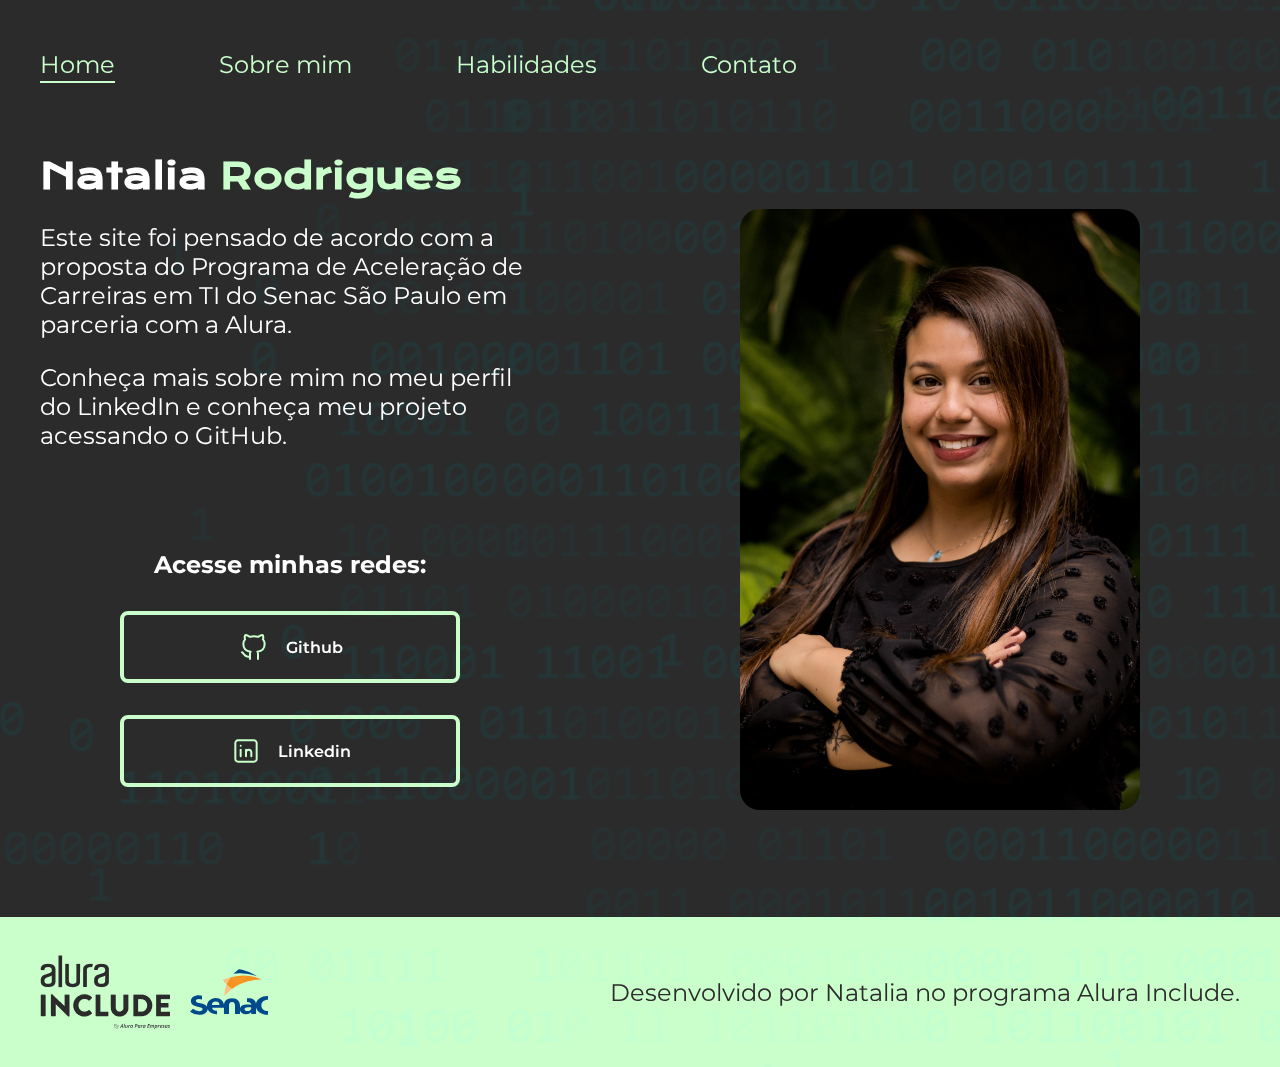
<file: index.html>
<!DOCTYPE html>
<html lang="en">
<head>
    <meta charset="UTF-8">
    <meta name="viewport" content="width=device-width, initial-scale=1.0">
    <title>Natalia Rodrigues de Sá</title>
    <link rel="stylesheet" href="css/estilo.css">
    <link rel="preconnect" href="https://fonts.googleapis.com">
    <link rel="preconnect" href="https://fonts.gstatic.com" crossorigin>
    <link href="https://fonts.googleapis.com/css2?family=Krona+One&family=Montserrat:wght@400;600&display=swap" rel="stylesheet">
</head>
<body>
    <div class="principal">
        <header > 
            <button class="menu-button" id="menu-button" onclick="menuAction()"></button>
            <nav class="menu" id="menu">
                <a href="./index.html" class="active" onclick="menuAction()">Home</a>
                <a href="./sobre.html" onclick="menuAction()">Sobre mim</a>
                <a href="./habilidades.html" onclick="menuAction()">Habilidades</a>
                <a href="./contato.html" onclick="menuAction()">Contato</a>
            </nav>   
        </header>
        <main class="conteudo">
            <div class="sobre">
                <h1>Natalia <span>Rodrigues</span></h1>
                <p>Este site foi pensado de acordo com a proposta do Programa de Aceleração de Carreiras em TI do Senac São Paulo em parceria com a Alura.</p>
                <p>Conheça mais sobre mim no meu perfil do LinkedIn e conheça meu projeto acessando o GitHub.</p>
                <div class="redes">
                    <h2>Acesse minhas redes:</h2>
                    <a href="https://github.com/natirsa/" class="button"><span class="icon github"></span>Github</a>
                    <a href="https://br.linkedin.com/in/nataliarsa" class="button"><span class="icon linkedin"></span>Linkedin</a>
                </div>
            </div>
            <div class="foto">
                <img src="./imagens/perfil.jpg" alt="">
            </div>
        </main>
    </div>
    <footer>
        <div class="footer">
            <div class="logos">
                <img src="imagens/Logo Alura Include.png">
                <img src="imagens/logo_senac.svg">
            </div>
            <p>Desenvolvido por Natalia no programa Alura Include.</p>

        </div>
    </footer>
    <script src="./scripts.js"></script>
</body>
</html>
</file>
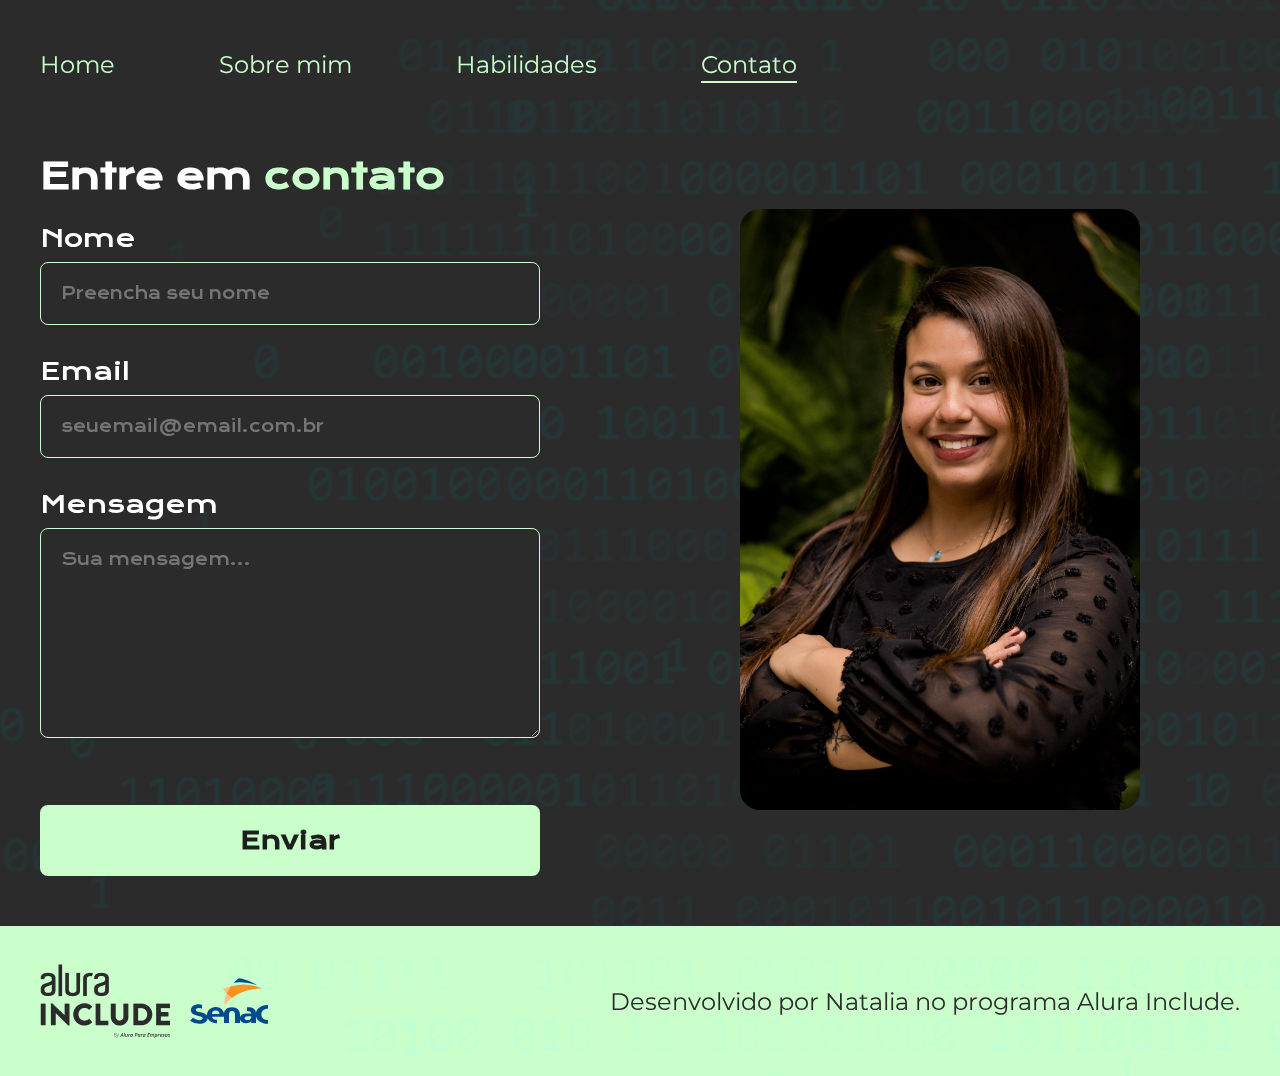
<file: contato.html>
<!DOCTYPE html>
<html lang="en">
<head>
    <meta charset="UTF-8">
    <meta name="viewport" content="width=device-width, initial-scale=1.0">
    <title>Natalia Rodrigues de Sá</title>
    <link rel="stylesheet" href="css/estilo.css">
    <link rel="preconnect" href="https://fonts.googleapis.com">
    <link rel="preconnect" href="https://fonts.gstatic.com" crossorigin>
    <link href="https://fonts.googleapis.com/css2?family=Krona+One&family=Montserrat:wght@400;600&display=swap" rel="stylesheet">
</head>
<body>
    <div class="principal">
        <header > 
            <button class="menu-button" id="menu-button" onclick="menuAction()"></button>
            <nav class="menu" id="menu">
                <a href="./index.html">Home</a>
                <a href="./sobre.html">Sobre mim</a>
                <a href="./habilidades.html">Habilidades</a>
                <a href="./contato.html" class="active">Contato</a>
            </nav>   
        </header>
        <main class="conteudo">
            <div class="contato">
                <h1>Entre em <span>contato</span></h1>
                <form action="https://formsubmit.co/n.rodrigues.ds@outlook.com" method="POST">
                    <label for="nome">Nome</label><br>
                    <input type="text" id="nome" name="name" placeholder="Preencha seu nome" required><br>
                    <label for="email">Email</label><br>
                    <input type="mail" id="email" name="email" placeholder="seuemail@email.com.br" required><br>
                    <label for="mensagem">Mensagem</label><br>
                    <textarea id="mensagem" placeholder="Sua mensagem..." rows="8" name="message" required></textarea><br>
                    <input type="hidden" name="_next" value="http://127.0.0.1:5500/email.html">
                    <button type="submit" class="button">Enviar</button>
                </form>
                
            </div>
            <div class="foto">
                <img src="./imagens/perfil.jpg" alt="">
            </div>
        </main>
    </div>
    <footer>
        <div class="footer">
            <div class="logos">
                <img src="imagens/Logo Alura Include.png">
                <img src="imagens/logo_senac.svg">
            </div>
            <p>Desenvolvido por Natalia no programa Alura Include.</p>

        </div>
    </footer>
    <script src="./scripts.js"></script>
</body>
</html>
</file>
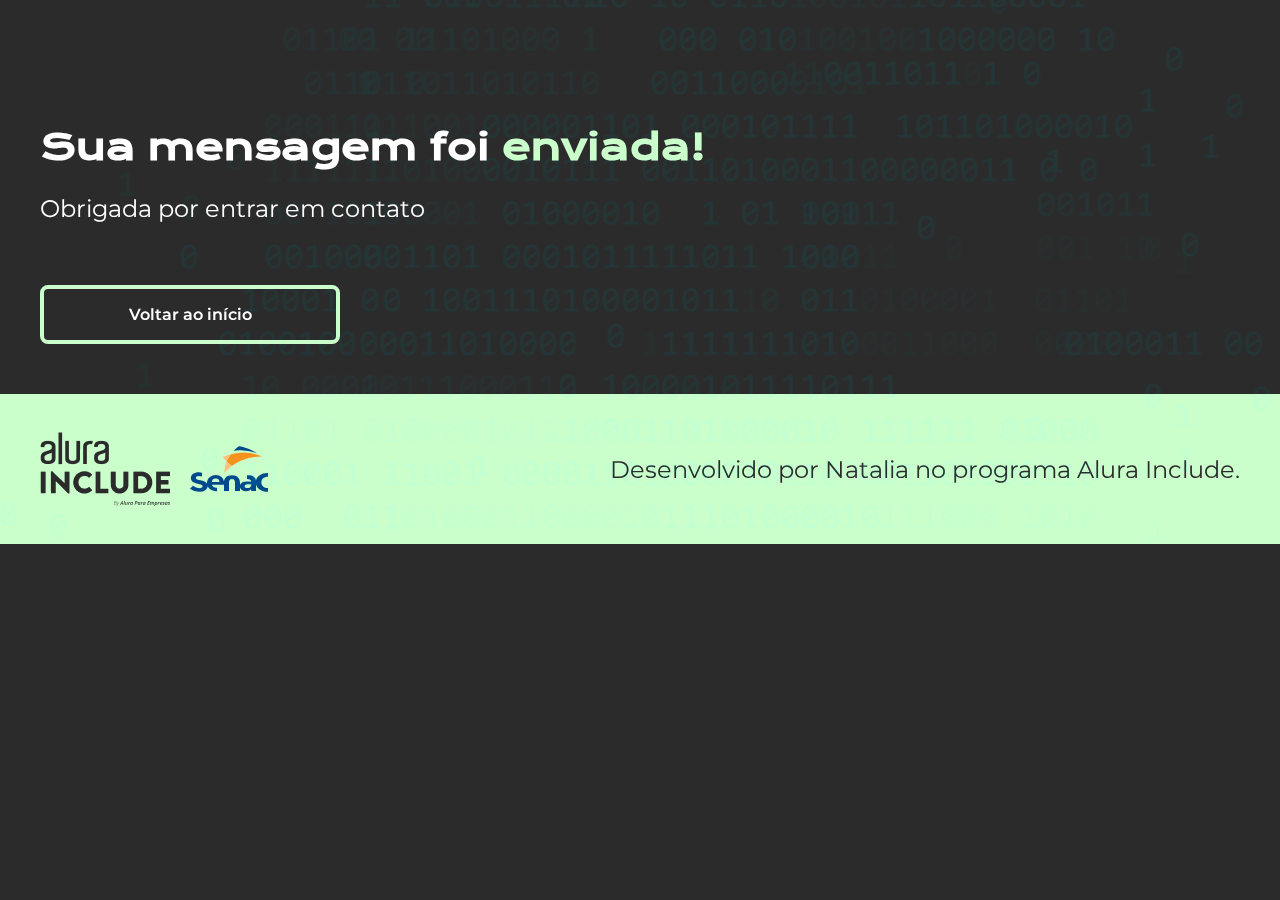
<file: email.html>
<!DOCTYPE html>
<html lang="en">
<head>
    <meta charset="UTF-8">
    <meta name="viewport" content="width=device-width, initial-scale=1.0">
    <title>Natalia Rodrigues de Sá</title>
    <link rel="stylesheet" href="css/estilo.css">
    <link rel="preconnect" href="https://fonts.googleapis.com">
    <link rel="preconnect" href="https://fonts.gstatic.com" crossorigin>
    <link href="https://fonts.googleapis.com/css2?family=Krona+One&family=Montserrat:wght@400;600&display=swap" rel="stylesheet">
</head>
<body>
    <div class="principal">
        <header > 
            <nav class="menu">
            </nav>   
        </header>
        <main class="conteudo">
            <div class="email">
                <h1>Sua mensagem foi <span>enviada!</span></h1>
                <p>Obrigada por entrar em contato</p>
                <div class="voltar">
                    <a href="/" class="button">Voltar ao início</a>
                </div>
            </div>
          
        </main>
    </div>
    <footer>
        <div class="footer">
            <div class="logos">
                <img src="imagens/Logo Alura Include.png">
                <img src="imagens/logo_senac.svg">
            </div>
            <p>Desenvolvido por Natalia no programa Alura Include.</p>

        </div>
    </footer>
</body>
</html>
</file>
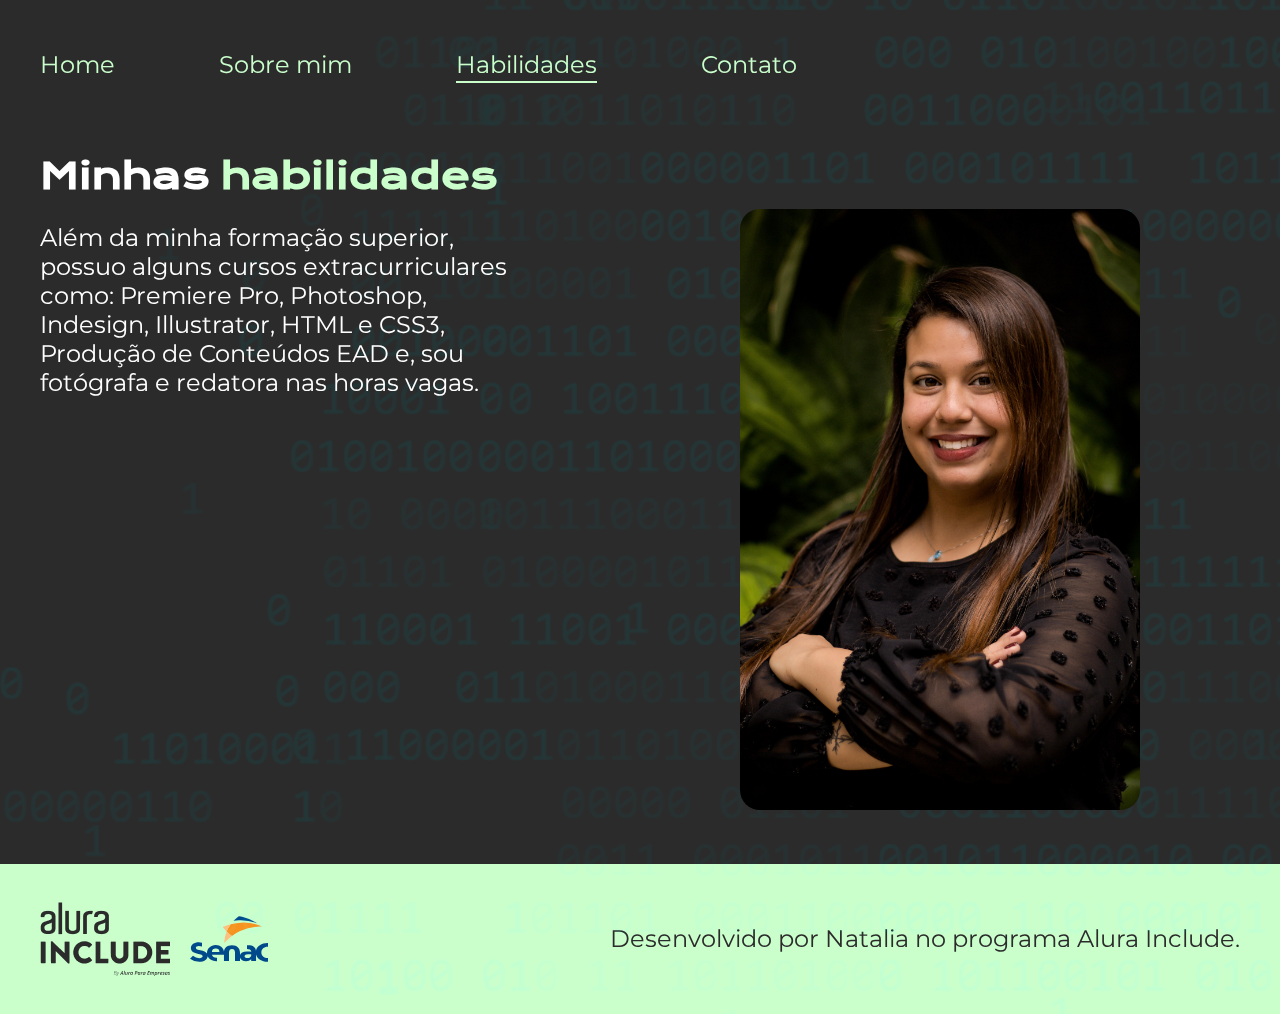
<file: habilidades.html>
<!DOCTYPE html>
<html lang="en">
<head>
    <meta charset="UTF-8">
    <meta name="viewport" content="width=device-width, initial-scale=1.0">
    <title>Natalia Rodrigues de Sá</title>
    <link rel="stylesheet" href="css/estilo.css">
    <link rel="preconnect" href="https://fonts.googleapis.com">
    <link rel="preconnect" href="https://fonts.gstatic.com" crossorigin>
    <link href="https://fonts.googleapis.com/css2?family=Krona+One&family=Montserrat:wght@400;600&display=swap" rel="stylesheet">
</head>
<body>
    <div class="principal">
        <header > 
            <button class="menu-button" id="menu-button" onclick="menuAction()"></button>
            <nav class="menu" id="menu">
                <a href="./index.html">Home</a>
                <a href="./sobre.html">Sobre mim</a>
                <a href="./habilidades.html" class="active">Habilidades</a>
                <a href="./contato.html">Contato</a>
            </nav>   
        </header>
        <main class="conteudo">
            <div class="habilidades">
                <h1>Minhas <span>habilidades</span></h1>
                <p>Além da minha formação superior, possuo alguns cursos extracurriculares como: Premiere Pro, Photoshop, Indesign, Illustrator, HTML e CSS3, Produção de Conteúdos EAD e, sou fotógrafa e redatora nas horas vagas.</p>
            </div>
            <div class="foto">
                <img src="./imagens/perfil.jpg" alt="">
            </div>
        </main>
    </div>
    <footer>
        <div class="footer">
            <div class="logos">
                <img src="imagens/Logo Alura Include.png">
                <img src="imagens/logo_senac.svg">
            </div>
            <p>Desenvolvido por Natalia no programa Alura Include.</p>

        </div>
    </footer>
    <script src="./scripts.js"></script>
</body>
</html>
</file>
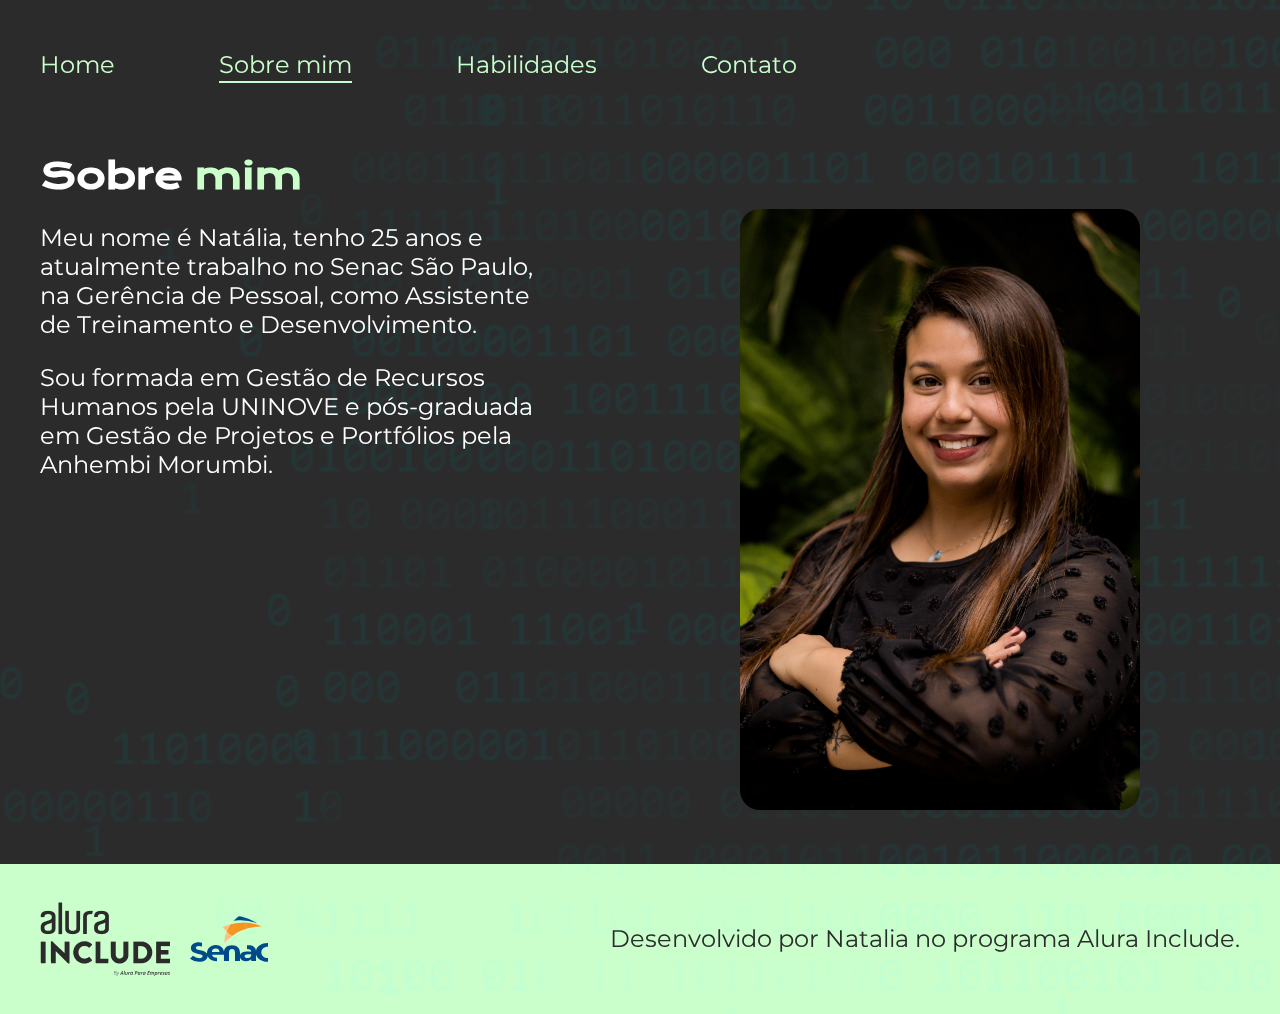
<file: sobre.html>
<!DOCTYPE html>
<html lang="en">
<head>
    <meta charset="UTF-8">
    <meta name="viewport" content="width=device-width, initial-scale=1.0">
    <title>Natalia Rodrigues de Sá</title>
    <link rel="stylesheet" href="css/estilo.css">
    <link rel="preconnect" href="https://fonts.googleapis.com">
    <link rel="preconnect" href="https://fonts.gstatic.com" crossorigin>
    <link href="https://fonts.googleapis.com/css2?family=Krona+One&family=Montserrat:wght@400;600&display=swap" rel="stylesheet">
</head>
<body>
    <div class="principal">
        <header > 
            <button class="menu-button" id="menu-button" onclick="menuAction()"></button>
            <nav class="menu" id="menu">
                <a href="./index.html">Home</a>
                <a href="./sobre.html" class="active">Sobre mim</a>
                <a href="./habilidades.html">Habilidades</a>
                <a href="./contato.html">Contato</a>
            </nav>   
        </header>
        <main class="conteudo">
            <div class="sobre">
                <h1>Sobre <span>mim</span></h1>
                <p>Meu nome é Natália, tenho 25 anos e atualmente trabalho no Senac São Paulo, na Gerência de Pessoal, como Assistente de Treinamento e Desenvolvimento.</p>
                <p>Sou formada em Gestão de Recursos Humanos pela UNINOVE e pós-graduada em Gestão de Projetos e Portfólios pela Anhembi Morumbi.</p>
            </div>
            <div class="foto">
                <img src="./imagens/perfil.jpg" alt="">
            </div>
        </main>
    </div>
    <footer>
        <div class="footer">
            <div class="logos">
                <img src="imagens/Logo Alura Include.png">
                <img src="imagens/logo_senac.svg">
            </div>
            <p>Desenvolvido por Natalia no programa Alura Include.</p>

        </div>
    </footer>
    <script src="./scripts.js"></script>
</body>
</html>
</file>
<file: css/estilo.css>
body {
  background-color: #2b2b2b;
  font-family: "Montserrat", sans-serif;
  color: #fff;
  margin: 0;
  padding: 0;
  border: 0;
  position: relative;
}

body > * {
  box-sizing: border-box;
}

body::before {
  background-image: url("../imagens/Código\ 1.png");
  background-size: cover;
  background-repeat: no-repeat;
  content: "";
  position: absolute;
  top: 0;
  left: 0;
  width: 100%;
  height: 100%;
  opacity: 0.5;
  mix-blend-mode: soft-light;
}

.principal {
  padding-top: 50px;
  position: relative;
  max-width: 1200px;
  margin: 0 auto 50px;
}
.menu {
  margin: 0 auto;
}
.menu a {
  color: #caffcc;
  text-decoration: none;
  font-family: "Montserrat";
  padding-bottom: 2px;
  font-size: 24px;
  margin-right: 100px;
}

.menu a.active {
  border-bottom: 2px solid #caffcc;
}

.menu-button{
  display: none;
}
.conteudo {
  margin: 50px 0 0;
  display: flex;
  max-width: 132;
}

.sobre,
.habilidades,
.contato,
.inicio {
  margin-right: 200px;
  width: 50%;
}

h1 {
  font-family: "Krona One", sans-serif;
  font-size: 36px;
  color: #fff;
}

h1 span {
  color: #caffcc;
}

h2,
p,
label {
  font-size: 24px;
  margin-bottom: 0;
}

.redes {
  margin: 80px 100px;
  display: flex;
  flex-direction: column;
  align-items: center;
}

.button {
  background-color: transparent;
  border: 4px solid #caffcc;
  border-radius: 8px;
  padding: 16px;
  width: 100%;
  margin-top: 32px;
  color: #fff;
  text-align: center;
  font-weight: 600;
  text-decoration: none;
  display: flex;
  justify-content: center;
  align-items: center;
  gap: 16px;
}

.button:hover {
  background-color: #caffcc;
  color: #2b2b2b;
}

.button:active {
  background-color: #caffcc;
  border-color: #6ebf7b;
  color: #2b2b2b;
}

.button .icon{
  display: block;
  width: 32px;
  height: 32px;
  background-size: contain;
  background-position: center;
  background-repeat: no-repeat;
}

.button .icon.github{
  background-image: url(../imagens/github.svg);
}

.button:hover .icon.github, .button:active .icon.github{
  background-image: url(../imagens/github_hover.svg);
}

.button .icon.linkedin{
  background-image: url(../imagens/linkedin.svg);
}

.button:hover .icon.linkedin, .button:active .icon.linkedin{
  background-image: url(../imagens/linkedin_hover.svg);
}

.foto {
  width: 50%;
  position: relative;
  margin-top: 80px;
}

.foto img{
  width: 80%;
  border-radius: 20px;
}

.contato label {
  font-family: "Krona one", sans-serif;
  font-weight: 400;
  font-size: 24px;
}

.contato input,
.contato textarea {
  padding: 20px 20px;
  border-radius: 8px;
  background-color: #2b2b2b;
  border: 1px solid #caffcc;
  margin: 8px 0 31px;
  width: 100%;
  box-sizing: border-box;
  font-family: "Krona one", sans-serif;
  font-size: 16px;
  color: #fff;
}

.contato input:focus,
.contato textarea:focus {
  outline: 2px solid #caffcc;
}
.contato .button {
  background-color: #caffcc;
  font-size: 24px;
  color: #1e1e1e;
  font-family: "Krona one", sans-serif;
}

.email {
  width: 100%;
}

.email .voltar {
  margin-top: 30px;
  display: flex;
  max-width: 300px;
}
footer {
  background-color: #caffcc;
  color: #2b2b2b;
  height: 150px;
  width: 100%;
  display: flex;
  align-items: center;
  justify-content: center;
}

footer .footer {
  width: 100%;
  max-width: 1200px;
  display: flex;
  align-items: center;
  justify-content: space-between;
}

footer .logos {
  display: flex;
  gap: 20px;
}

footer p {
  margin: 0;
}


@media (max-width: 996px) {
  .principal{
    padding: 40px 2rem;
  }
  .menu{
    margin: 0 auto;
    display: flex;
    justify-content: space-between;
  }
  .menu a {
    margin: 16px;
  }
  .menu-button{
    display: none;
  }
  .conteudo{
    flex-direction: column-reverse;
  }

  .conteudo > div{
    width: 100%;
  }

  .foto{
    text-align: center;
    margin-bottom: 50px;
  }

  footer{
    padding: 50px;
    height: auto;
  }
  .footer{
    flex-direction: column-reverse;
  }
  .footer .logos{
    margin-top: 50px;
    justify-content: center;
    gap: 50px;
  }
}

@media (max-width: 720px) {
  .principal{
    padding: 20px 0;
  }
  p{
    font-size: 20px;
  }
  header{
    position: relative;
    padding: 0 0 1rem;
  }
  .menu-button{
    display: block;
    float: right;
    width: 44px;
    height: 40px;
    background: url(../imagens/Frame.svg);
    border: none;
    z-index: 5;
    margin-right: 2rem;
  }
  .menu-button.open{
    background: url(../imagens/Close.svg);
  }
  .menu{
    display: none;
  }
  .menu.open{
    position: absolute;
    top: 50px;
    z-index: 3;
    display: flex;
    width: 100%;
    flex-direction: column;
    align-items: center;
    background: rgba(43, 43, 43, 0.95);
    border-bottom: 4px solid #caffcc;
  }
  .conteudo{
    padding: 0 2rem;
  }
  .conteudo > div{
    margin: 10px 0;
  }
  .redes{
    margin: 0 10px;
  }

  .contato label{
    font-size: 20px;
  }
}
</file>
